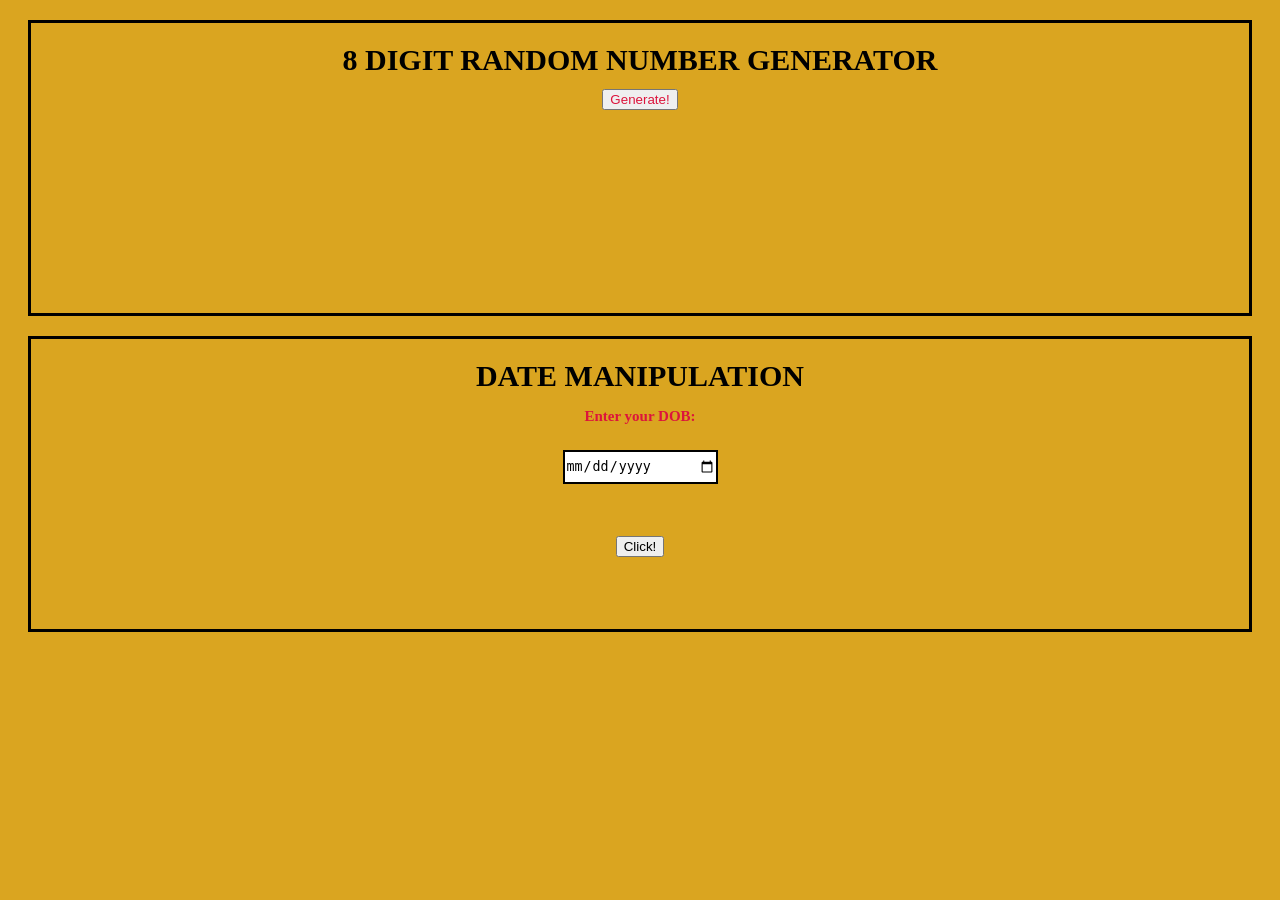
<file: Assignment 12/index.html>
<!DOCTYPE html>
<html lang="en">
<head>
    <meta charset="UTF-8">
    <meta name="viewport" content="width=device-width, initial-scale=1.0">
    <title>DOM Task

    </title>
    
    <link rel="stylesheet" href="styles.css">
</head>
<body>
    <script src="script.js"></script>
</body>
</html>
</file>
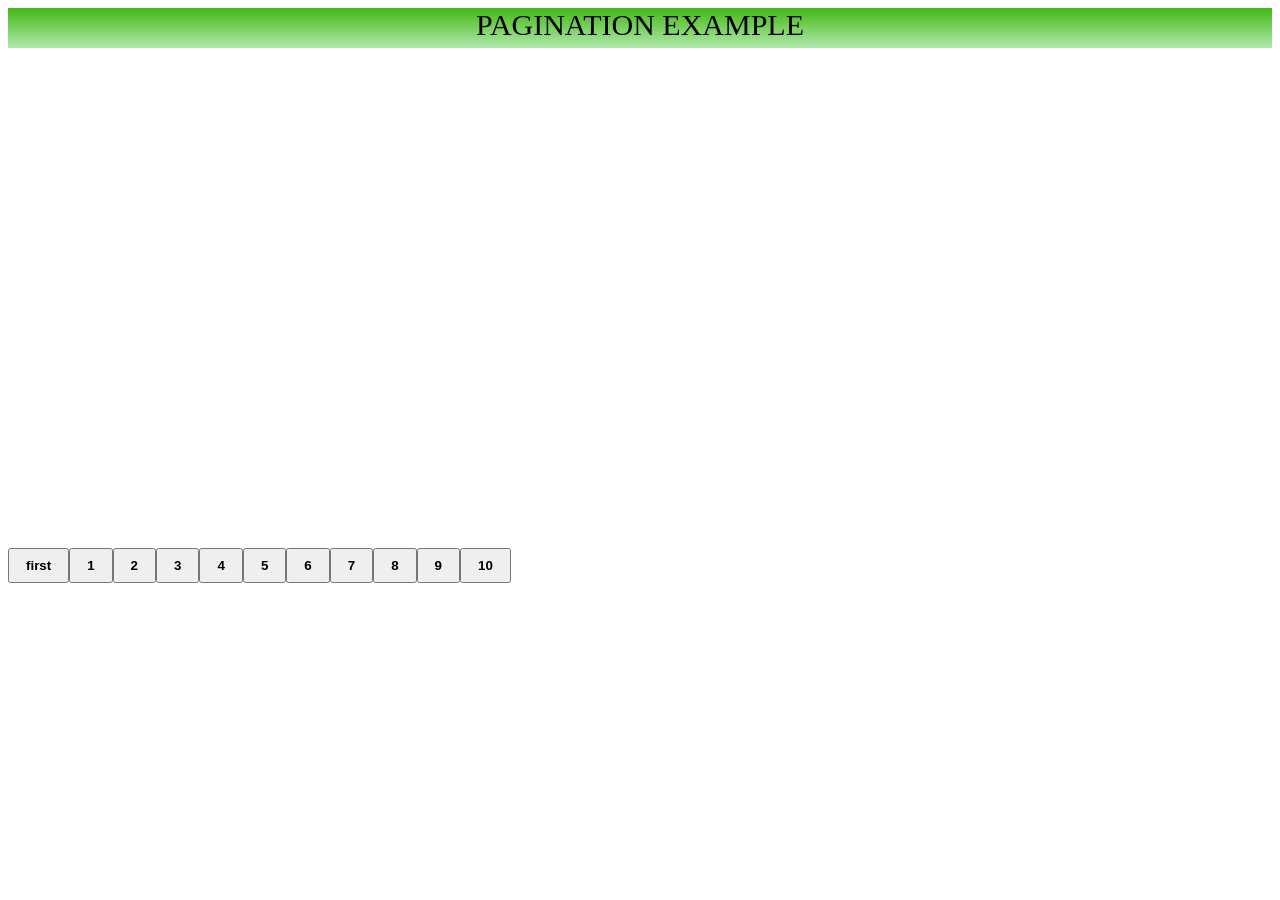
<file: Assignment 14_pagination/index.html>
<!DOCTYPE html>
<html lang="en">
<head>
    <meta charset="UTF-8">
    <meta name="viewport" content="width=device-width, initial-scale=1.0">
    <title>Pagination Example</title>
    <link rel="stylesheet" href="styles.css">
</head>
<body>
    
   
    <script src="script.js"></script>
</body>
</html>
</file>
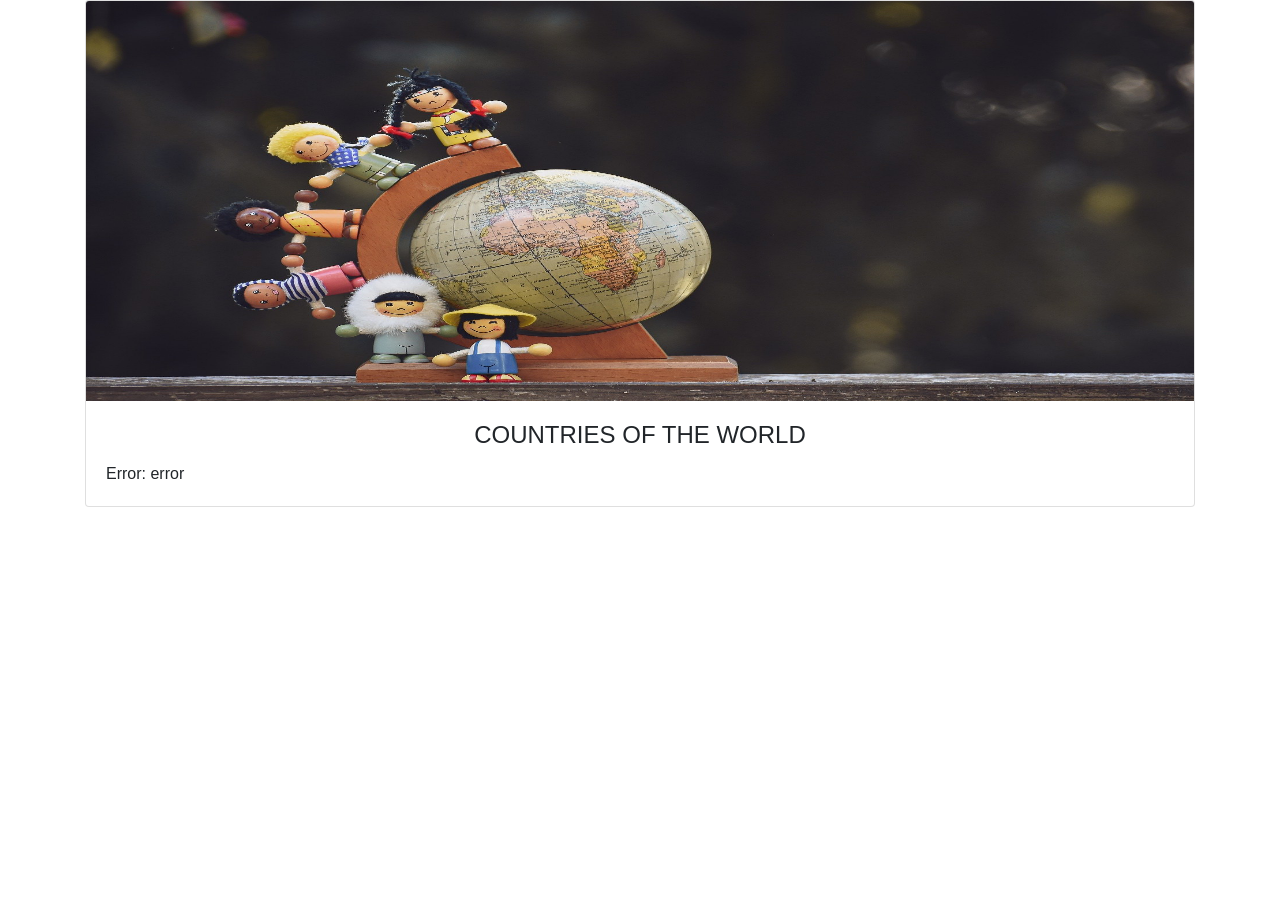
<file: Assignment-16_restCountries_api_promise_/index.html>
<!DOCTYPE html>
<html lang="en">
<head>
    <meta charset="UTF-8">
    <meta name="viewport" content="width=device-width, initial-scale=1.0">
    <title>Api and promise</title>
    <link rel="stylesheet" href="https://stackpath.bootstrapcdn.com/bootstrap/4.5.2/css/bootstrap.min.css" integrity="sha384-JcKb8q3iqJ61gNV9KGb8thSsNjpSL0n8PARn9HuZOnIxN0hoP+VmmDGMN5t9UJ0Z" crossorigin="anonymous">
    <link rel="stylesheet" href="style.css">
    <link rel="shortcut icon" href="#">
</head>
<body>
    <script src="script.js"></script>
    <script src="https://code.jquery.com/jquery-3.5.1.slim.min.js" integrity="sha384-DfXdz2htPH0lsSSs5nCTpuj/zy4C+OGpamoFVy38MVBnE+IbbVYUew+OrCXaRkfj" crossorigin="anonymous"></script>
<script src="https://cdn.jsdelivr.net/npm/popper.js@1.16.1/dist/umd/popper.min.js" integrity="sha384-9/reFTGAW83EW2RDu2S0VKaIzap3H66lZH81PoYlFhbGU+6BZp6G7niu735Sk7lN" crossorigin="anonymous"></script>
<script src="https://stackpath.bootstrapcdn.com/bootstrap/4.5.2/js/bootstrap.min.js" integrity="sha384-B4gt1jrGC7Jh4AgTPSdUtOBvfO8shuf57BaghqFfPlYxofvL8/KUEfYiJOMMV+rV" crossorigin="anonymous"></script>
</body>
</html>
</file>
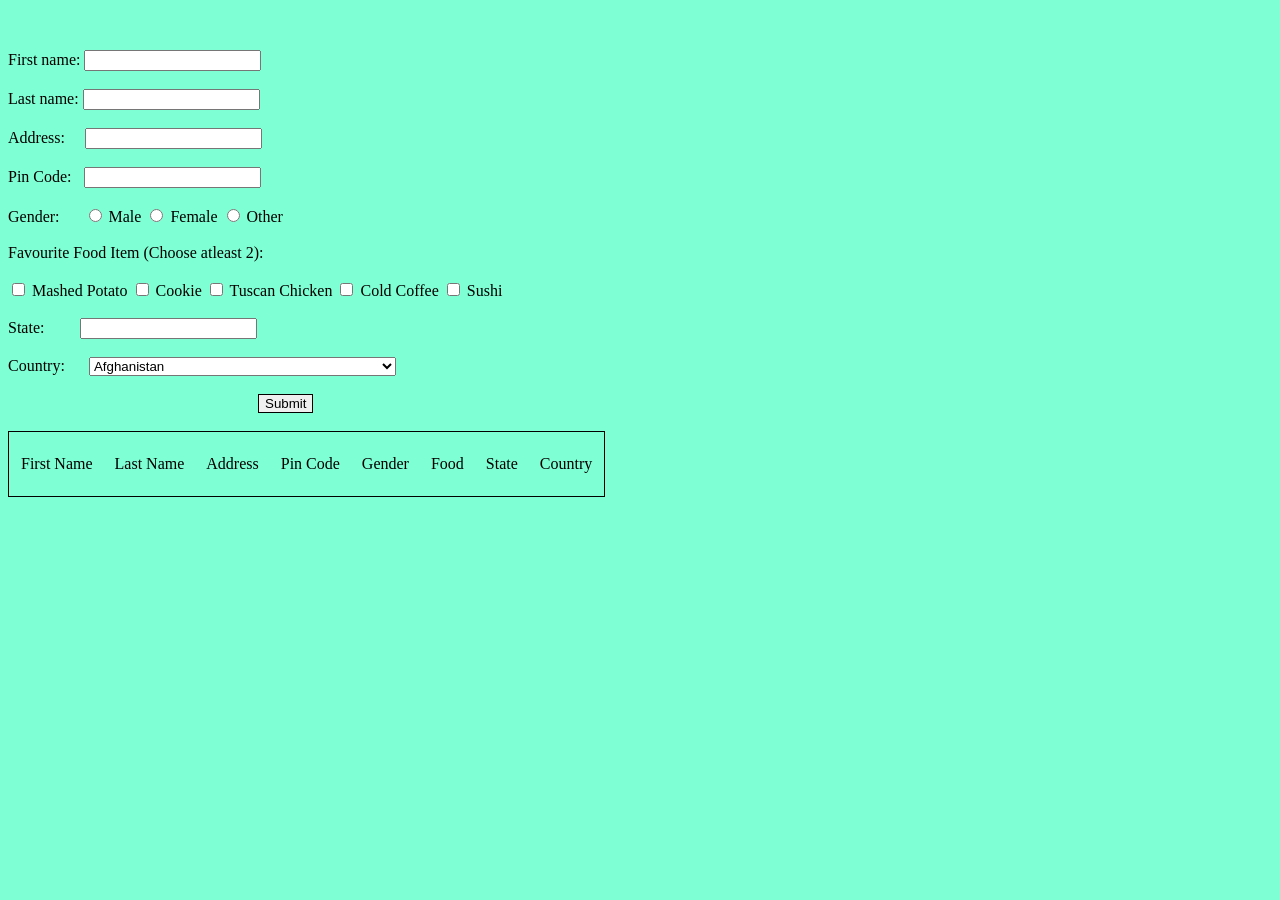
<file: assignment_13/index.html>
<!DOCTYPE html>
<html lang="en">
<head>
    <meta charset="UTF-8">
    <meta name="viewport" content="width=device-width, initial-scale=1.0">
    <title>Form</title>
    <link rel="stylesheet" href="styles.css">
</head>
<body>
    <form id="form1" method="POST" onsubmit="return false;">
        <label for="fname">First name:</label>
        <input type="text" id="fname" name="fname"><br><br>
        
      
        <label for="lname">Last name:</label>
        <input type="text" id="lname" name="lname"> <br><br>
        
        <label for="address">Address: &nbsp; &nbsp;</label>
        <input type="text" id="address" name="address"> <br><br>
       

        <label for="pin">Pin Code: &nbsp;</label>
        <input type="text" id="pin" name="pin"> <br><br>

        <label for="gender" onclick="getGender()">Gender:</label> &nbsp;&nbsp;&nbsp;&nbsp;
       
        <input type="radio" id="male" name="gender" value="male">
        <label for="male">Male</label>
        <input type="radio" id="female" name="gender" value="female">
        <label for="female">Female</label>
        <input type="radio" id="other" name="gender" value="other">
        <label for="other">Other</label> <br><br>

        <label for=" favfood" onclick="getFood()"> Favourite Food Item (Choose atleast 2): </label><br><br>
        
        <input type="checkbox" id="food1" name="favfood" value="Mashed Potato">
        <label for="Mashed Potato">Mashed Potato</label>
        <input type="checkbox" id="food2" name="favfood" value="Cookie">
        <label for="Cookie">Cookie</label>
        <input type="checkbox" id="food3" name="favfood" value="Tuscan Chicken">
        <label for="Tuscan Chicken">Tuscan Chicken</label>
        <input type="checkbox" id="food4" name="favfood" value="Cold Coffee">
        <label for="Cold Coffee">Cold Coffee</label>
        <input type="checkbox" id="food5" name="favfood" value="Sushi">
        <label for="Sushi">Sushi</label> 

        <br><br>
         
        <label for="state">State: &nbsp;&nbsp;&nbsp;&nbsp;&nbsp;&nbsp;&nbsp;</label>
        <input type="text" name="state" id="state"> <br><br>

         
        <label for="country">Country: &nbsp;&nbsp;&nbsp;&nbsp;</label>
        <select id="country" name="country" class="form-control">
            <option value="Afghanistan">Afghanistan</option>
            <option value="Åland Islands">Åland Islands</option>
            <option value="Albania">Albania</option>
            <option value="Algeria">Algeria</option>
            <option value="American Samoa">American Samoa</option>
            <option value="Andorra">Andorra</option>
            <option value="Angola">Angola</option>
            <option value="Anguilla">Anguilla</option>
            <option value="Antarctica">Antarctica</option>
            <option value="Antigua and Barbuda">Antigua and Barbuda</option>
            <option value="Argentina">Argentina</option>
            <option value="Armenia">Armenia</option>
            <option value="Aruba">Aruba</option>
            <option value="Australia">Australia</option>
            <option value="Austria">Austria</option>
            <option value="Azerbaijan">Azerbaijan</option>
            <option value="Bahamas">Bahamas</option>
            <option value="Bahrain">Bahrain</option>
            <option value="Bangladesh">Bangladesh</option>
            <option value="Barbados">Barbados</option>
            <option value="Belarus">Belarus</option>
            <option value="Belgium">Belgium</option>
            <option value="Belize">Belize</option>
            <option value="Benin">Benin</option>
            <option value="Bermuda">Bermuda</option>
            <option value="Bhutan">Bhutan</option>
            <option value="Bolivia">Bolivia</option>
            <option value="Bosnia and Herzegovina">Bosnia and Herzegovina</option>
            <option value="Botswana">Botswana</option>
            <option value="Bouvet Island">Bouvet Island</option>
            <option value="Brazil">Brazil</option>
            <option value="British Indian Ocean Territory">British Indian Ocean Territory</option>
            <option value="Brunei Darussalam">Brunei Darussalam</option>
            <option value="Bulgaria">Bulgaria</option>
            <option value="Burkina Faso">Burkina Faso</option>
            <option value="Burundi">Burundi</option>
            <option value="Cambodia">Cambodia</option>
            <option value="Cameroon">Cameroon</option>
            <option value="Canada">Canada</option>
            <option value="Cape Verde">Cape Verde</option>
            <option value="Cayman Islands">Cayman Islands</option>
            <option value="Central African Republic">Central African Republic</option>
            <option value="Chad">Chad</option>
            <option value="Chile">Chile</option>
            <option value="China">China</option>
            <option value="Christmas Island">Christmas Island</option>
            <option value="Cocos (Keeling) Islands">Cocos (Keeling) Islands</option>
            <option value="Colombia">Colombia</option>
            <option value="Comoros">Comoros</option>
            <option value="Congo">Congo</option>
            <option value="Congo, The Democratic Republic of The">Congo, The Democratic Republic of The</option>
            <option value="Cook Islands">Cook Islands</option>
            <option value="Costa Rica">Costa Rica</option>
            <option value="Cote D'ivoire">Cote D'ivoire</option>
            <option value="Croatia">Croatia</option>
            <option value="Cuba">Cuba</option>
            <option value="Cyprus">Cyprus</option>
            <option value="Czech Republic">Czech Republic</option>
            <option value="Denmark">Denmark</option>
            <option value="Djibouti">Djibouti</option>
            <option value="Dominica">Dominica</option>
            <option value="Dominican Republic">Dominican Republic</option>
            <option value="Ecuador">Ecuador</option>
            <option value="Egypt">Egypt</option>
            <option value="El Salvador">El Salvador</option>
            <option value="Equatorial Guinea">Equatorial Guinea</option>
            <option value="Eritrea">Eritrea</option>
            <option value="Estonia">Estonia</option>
            <option value="Ethiopia">Ethiopia</option>
            <option value="Falkland Islands (Malvinas)">Falkland Islands (Malvinas)</option>
            <option value="Faroe Islands">Faroe Islands</option>
            <option value="Fiji">Fiji</option>
            <option value="Finland">Finland</option>
            <option value="France">France</option>
            <option value="French Guiana">French Guiana</option>
            <option value="French Polynesia">French Polynesia</option>
            <option value="French Southern Territories">French Southern Territories</option>
            <option value="Gabon">Gabon</option>
            <option value="Gambia">Gambia</option>
            <option value="Georgia">Georgia</option>
            <option value="Germany">Germany</option>
            <option value="Ghana">Ghana</option>
            <option value="Gibraltar">Gibraltar</option>
            <option value="Greece">Greece</option>
            <option value="Greenland">Greenland</option>
            <option value="Grenada">Grenada</option>
            <option value="Guadeloupe">Guadeloupe</option>
            <option value="Guam">Guam</option>
            <option value="Guatemala">Guatemala</option>
            <option value="Guernsey">Guernsey</option>
            <option value="Guinea">Guinea</option>
            <option value="Guinea-bissau">Guinea-bissau</option>
            <option value="Guyana">Guyana</option>
            <option value="Haiti">Haiti</option>
            <option value="Heard Island and Mcdonald Islands">Heard Island and Mcdonald Islands</option>
            <option value="Holy See (Vatican City State)">Holy See (Vatican City State)</option>
            <option value="Honduras">Honduras</option>
            <option value="Hong Kong">Hong Kong</option>
            <option value="Hungary">Hungary</option>
            <option value="Iceland">Iceland</option>
            <option value="India">India</option>
            <option value="Indonesia">Indonesia</option>
            <option value="Iran, Islamic Republic of">Iran, Islamic Republic of</option>
            <option value="Iraq">Iraq</option>
            <option value="Ireland">Ireland</option>
            <option value="Isle of Man">Isle of Man</option>
            <option value="Israel">Israel</option>
            <option value="Italy">Italy</option>
            <option value="Jamaica">Jamaica</option>
            <option value="Japan">Japan</option>
            <option value="Jersey">Jersey</option>
            <option value="Jordan">Jordan</option>
            <option value="Kazakhstan">Kazakhstan</option>
            <option value="Kenya">Kenya</option>
            <option value="Kiribati">Kiribati</option>
            <option value="Korea, Democratic People's Republic of">Korea, Democratic People's Republic of</option>
            <option value="Korea, Republic of">Korea, Republic of</option>
            <option value="Kuwait">Kuwait</option>
            <option value="Kyrgyzstan">Kyrgyzstan</option>
            <option value="Lao People's Democratic Republic">Lao People's Democratic Republic</option>
            <option value="Latvia">Latvia</option>
            <option value="Lebanon">Lebanon</option>
            <option value="Lesotho">Lesotho</option>
            <option value="Liberia">Liberia</option>
            <option value="Libyan Arab Jamahiriya">Libyan Arab Jamahiriya</option>
            <option value="Liechtenstein">Liechtenstein</option>
            <option value="Lithuania">Lithuania</option>
            <option value="Luxembourg">Luxembourg</option>
            <option value="Macao">Macao</option>
            <option value="Macedonia, The Former Yugoslav Republic of">Macedonia, The Former Yugoslav Republic of</option>
            <option value="Madagascar">Madagascar</option>
            <option value="Malawi">Malawi</option>
            <option value="Malaysia">Malaysia</option>
            <option value="Maldives">Maldives</option>
            <option value="Mali">Mali</option>
            <option value="Malta">Malta</option>
            <option value="Marshall Islands">Marshall Islands</option>
            <option value="Martinique">Martinique</option>
            <option value="Mauritania">Mauritania</option>
            <option value="Mauritius">Mauritius</option>
            <option value="Mayotte">Mayotte</option>
            <option value="Mexico">Mexico</option>
            <option value="Micronesia, Federated States of">Micronesia, Federated States of</option>
            <option value="Moldova, Republic of">Moldova, Republic of</option>
            <option value="Monaco">Monaco</option>
            <option value="Mongolia">Mongolia</option>
            <option value="Montenegro">Montenegro</option>
            <option value="Montserrat">Montserrat</option>
            <option value="Morocco">Morocco</option>
            <option value="Mozambique">Mozambique</option>
            <option value="Myanmar">Myanmar</option>
            <option value="Namibia">Namibia</option>
            <option value="Nauru">Nauru</option>
            <option value="Nepal">Nepal</option>
            <option value="Netherlands">Netherlands</option>
            <option value="Netherlands Antilles">Netherlands Antilles</option>
            <option value="New Caledonia">New Caledonia</option>
            <option value="New Zealand">New Zealand</option>
            <option value="Nicaragua">Nicaragua</option>
            <option value="Niger">Niger</option>
            <option value="Nigeria">Nigeria</option>
            <option value="Niue">Niue</option>
            <option value="Norfolk Island">Norfolk Island</option>
            <option value="Northern Mariana Islands">Northern Mariana Islands</option>
            <option value="Norway">Norway</option>
            <option value="Oman">Oman</option>
            <option value="Pakistan">Pakistan</option>
            <option value="Palau">Palau</option>
            <option value="Palestinian Territory, Occupied">Palestinian Territory, Occupied</option>
            <option value="Panama">Panama</option>
            <option value="Papua New Guinea">Papua New Guinea</option>
            <option value="Paraguay">Paraguay</option>
            <option value="Peru">Peru</option>
            <option value="Philippines">Philippines</option>
            <option value="Pitcairn">Pitcairn</option>
            <option value="Poland">Poland</option>
            <option value="Portugal">Portugal</option>
            <option value="Puerto Rico">Puerto Rico</option>
            <option value="Qatar">Qatar</option>
            <option value="Reunion">Reunion</option>
            <option value="Romania">Romania</option>
            <option value="Russian Federation">Russian Federation</option>
            <option value="Rwanda">Rwanda</option>
            <option value="Saint Helena">Saint Helena</option>
            <option value="Saint Kitts and Nevis">Saint Kitts and Nevis</option>
            <option value="Saint Lucia">Saint Lucia</option>
            <option value="Saint Pierre and Miquelon">Saint Pierre and Miquelon</option>
            <option value="Saint Vincent and The Grenadines">Saint Vincent and The Grenadines</option>
            <option value="Samoa">Samoa</option>
            <option value="San Marino">San Marino</option>
            <option value="Sao Tome and Principe">Sao Tome and Principe</option>
            <option value="Saudi Arabia">Saudi Arabia</option>
            <option value="Senegal">Senegal</option>
            <option value="Serbia">Serbia</option>
            <option value="Seychelles">Seychelles</option>
            <option value="Sierra Leone">Sierra Leone</option>
            <option value="Singapore">Singapore</option>
            <option value="Slovakia">Slovakia</option>
            <option value="Slovenia">Slovenia</option>
            <option value="Solomon Islands">Solomon Islands</option>
            <option value="Somalia">Somalia</option>
            <option value="South Africa">South Africa</option>
            <option value="South Georgia and The South Sandwich Islands">South Georgia and The South Sandwich Islands</option>
            <option value="Spain">Spain</option>
            <option value="Sri Lanka">Sri Lanka</option>
            <option value="Sudan">Sudan</option>
            <option value="Suriname">Suriname</option>
            <option value="Svalbard and Jan Mayen">Svalbard and Jan Mayen</option>
            <option value="Swaziland">Swaziland</option>
            <option value="Sweden">Sweden</option>
            <option value="Switzerland">Switzerland</option>
            <option value="Syrian Arab Republic">Syrian Arab Republic</option>
            <option value="Taiwan, Province of China">Taiwan, Province of China</option>
            <option value="Tajikistan">Tajikistan</option>
            <option value="Tanzania, United Republic of">Tanzania, United Republic of</option>
            <option value="Thailand">Thailand</option>
            <option value="Timor-leste">Timor-leste</option>
            <option value="Togo">Togo</option>
            <option value="Tokelau">Tokelau</option>
            <option value="Tonga">Tonga</option>
            <option value="Trinidad and Tobago">Trinidad and Tobago</option>
            <option value="Tunisia">Tunisia</option>
            <option value="Turkey">Turkey</option>
            <option value="Turkmenistan">Turkmenistan</option>
            <option value="Turks and Caicos Islands">Turks and Caicos Islands</option>
            <option value="Tuvalu">Tuvalu</option>
            <option value="Uganda">Uganda</option>
            <option value="Ukraine">Ukraine</option>
            <option value="United Arab Emirates">United Arab Emirates</option>
            <option value="United Kingdom">United Kingdom</option>
            <option value="United States">United States</option>
            <option value="United States Minor Outlying Islands">United States Minor Outlying Islands</option>
            <option value="Uruguay">Uruguay</option>
            <option value="Uzbekistan">Uzbekistan</option>
            <option value="Vanuatu">Vanuatu</option>
            <option value="Venezuela">Venezuela</option>
            <option value="Viet Nam">Viet Nam</option>
            <option value="Virgin Islands, British">Virgin Islands, British</option>
            <option value="Virgin Islands, U.S.">Virgin Islands, U.S.</option>
            <option value="Wallis and Futuna">Wallis and Futuna</option>
            <option value="Western Sahara">Western Sahara</option>
            <option value="Yemen">Yemen</option>
            <option value="Zambia">Zambia</option>
            <option value="Zimbabwe">Zimbabwe</option>
        </select>

    <br>
    <br>  

       


    <input type="submit" name="submit" id="sfun" value="Submit" > <br><br>

    </form>

    <script src="script.js"></script>
</body>
</html>
</file>
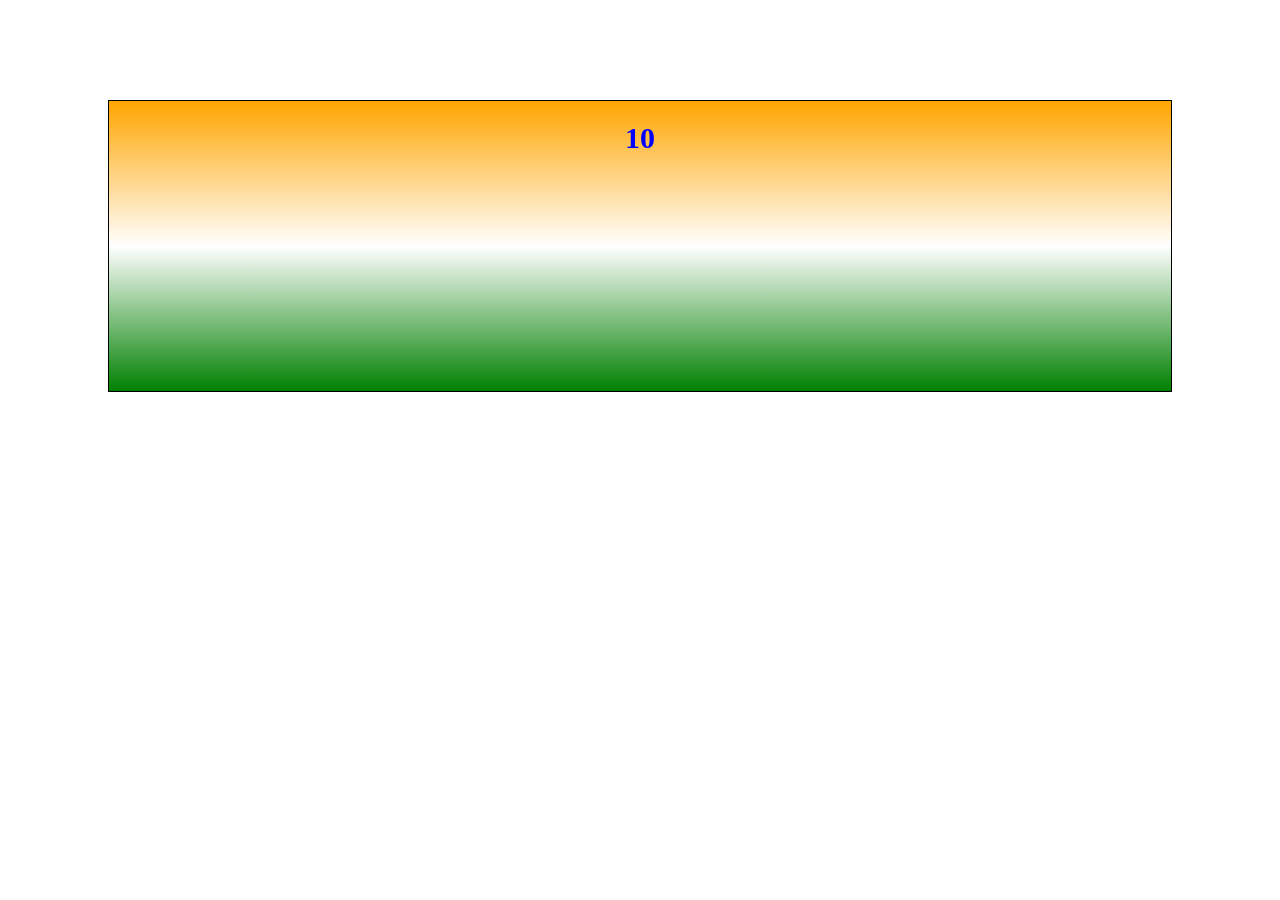
<file: callback hell timer/index.html>
<!DOCTYPE html>
<html lang="en">
<head>
    <meta charset="UTF-8">
    <meta name="viewport" content="width=device-width, initial-scale=1.0">
    <title>Timer with callback hell</title>
    <link rel="stylesheet" href="style.css">
</head>
<body>
    <script src="script.js"></script>
</body>
</html>
</file>
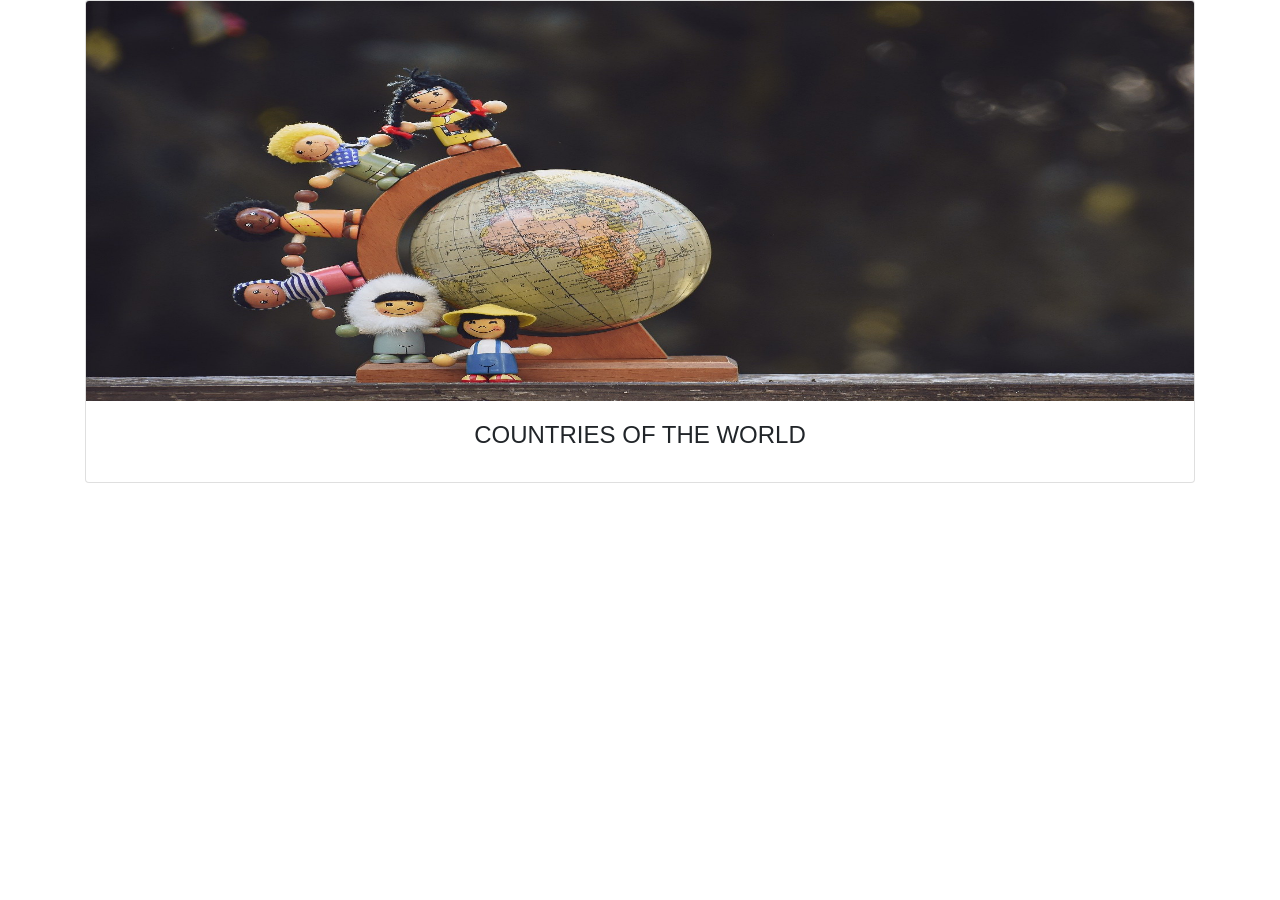
<file: fetch_restcountries_weather api/index.html>
<!DOCTYPE html>
<html lang="en">
<head>
    <meta charset="UTF-8">
    <meta name="viewport" content="width=device-width, initial-scale=1.0">
    <title>RestCountries and OpenWeather fetch
    </title>
    <link rel="stylesheet" href="https://stackpath.bootstrapcdn.com/bootstrap/4.5.2/css/bootstrap.min.css" integrity="sha384-JcKb8q3iqJ61gNV9KGb8thSsNjpSL0n8PARn9HuZOnIxN0hoP+VmmDGMN5t9UJ0Z" crossorigin="anonymous">
    <link rel="stylesheet" href="style.css">
    <link rel="shortcut icon" href="#">
</head>
<body>
    <script src="script.js"></script>
    <script src="https://code.jquery.com/jquery-3.5.1.slim.min.js" integrity="sha384-DfXdz2htPH0lsSSs5nCTpuj/zy4C+OGpamoFVy38MVBnE+IbbVYUew+OrCXaRkfj" crossorigin="anonymous"></script>
<script src="https://cdn.jsdelivr.net/npm/popper.js@1.16.1/dist/umd/popper.min.js" integrity="sha384-9/reFTGAW83EW2RDu2S0VKaIzap3H66lZH81PoYlFhbGU+6BZp6G7niu735Sk7lN" crossorigin="anonymous"></script>
<script src="https://stackpath.bootstrapcdn.com/bootstrap/4.5.2/js/bootstrap.min.js" integrity="sha384-B4gt1jrGC7Jh4AgTPSdUtOBvfO8shuf57BaghqFfPlYxofvL8/KUEfYiJOMMV+rV" crossorigin="anonymous"></script>
</body>
</html>
</file>
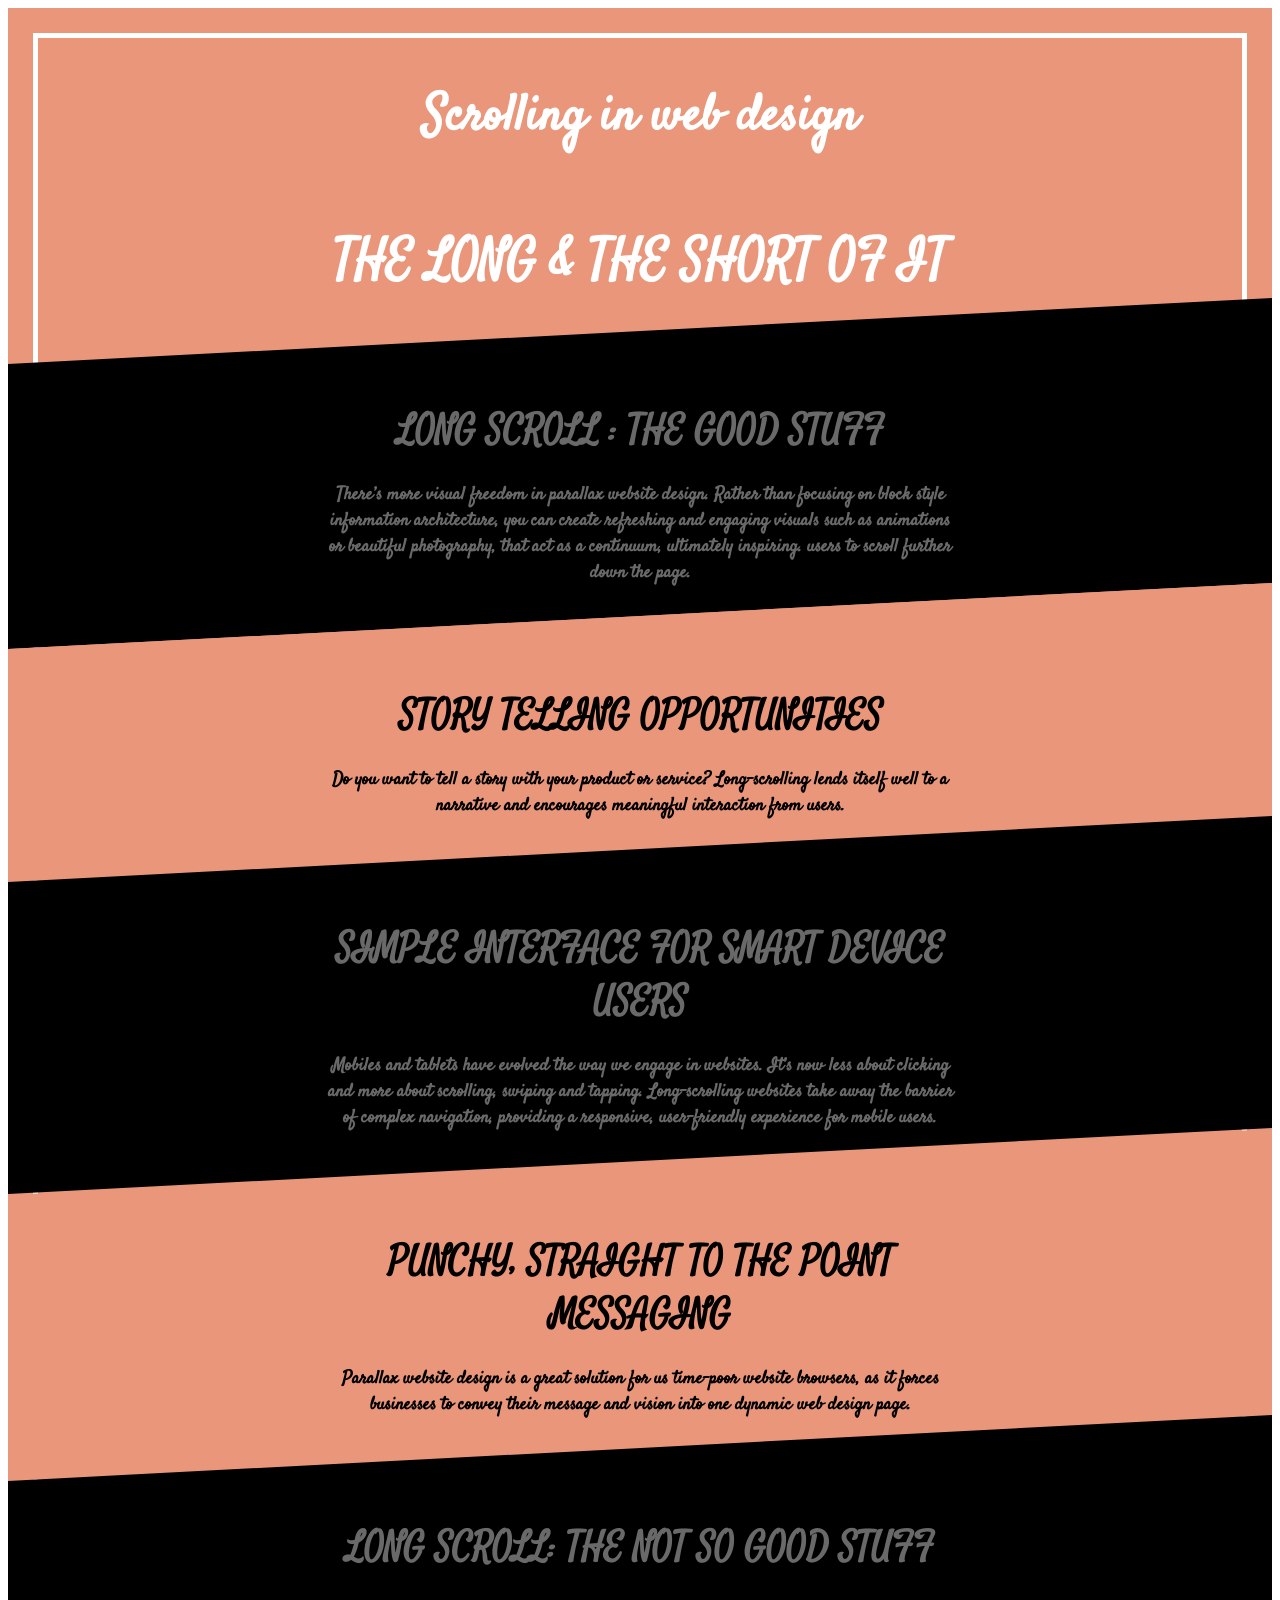
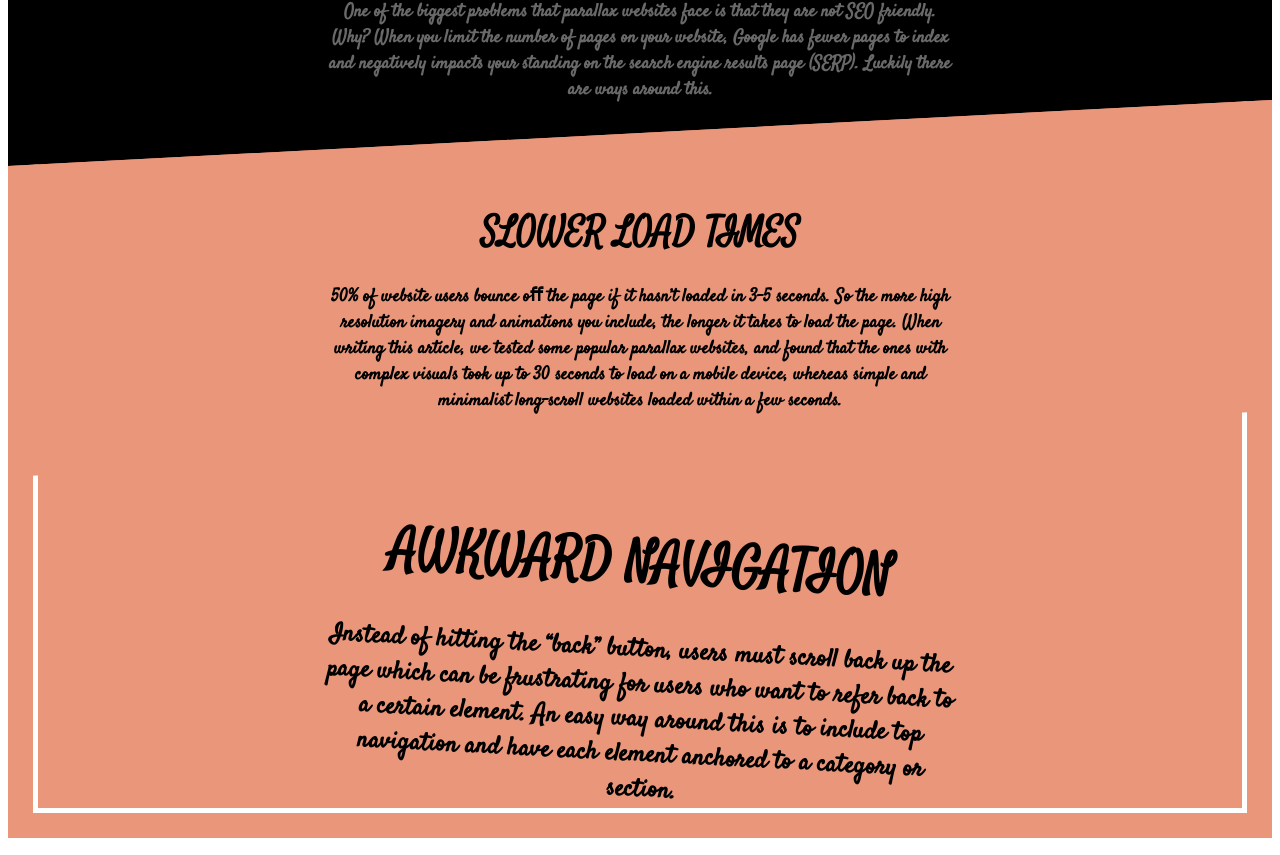
<file: Assignment 8.html>
<!DOCTYPE html>
<html lang="en">
<head>
    <meta charset="UTF-8">
    <meta name="viewport" content="width=device-width, initial-scale=1.0">
    <title>DesignSlanted</title>
    <link href='https://fonts.googleapis.com/css?family=Satisfy' rel='stylesheet'>
    <style>
        body {
    font-family: 'Satisfy';font-size: 25px;
    }
       .first {
    width: auto;
    background-color: darksalmon;
    box-sizing: border-box;
    outline: 5px solid white;
    outline-offset: -30px;
    }

          .topdiv {
    color: white;
    text-align: center;
    width: 50%;
    margin: auto;
    font-weight: bold;

    padding-top: 40px;
    }

    .bottom {
    padding-top: 50px;
    padding-bottom: 40px;
     }

     .part {
    transform: skewY(-3deg);
     }

     .section {
    margin: auto;
    width: 50%;
    text-align: center;
    padding-top: 50px;
    padding-bottom: 30px;
    transform: skewY(3deg);
    font-weight: bold;
    }

    .one {
    background-color: black;
    font-size: large;
    color: dimgray;
    background-blend-mode: overlay;
    }

    .two {
    background-color: darksalmon;
    font-size: large;
    background-blend-mode: color;
    font-weight: bold;
    }

    .three {
    font-size: large;
    background-color: black;
    color: dimgray;
    font-weight: bold;
    }

    .four {
    font-size: large;
    color: black;
    font-weight: bold;
    background-color: darksalmon;
    background-blend-mode: color;
    font-weight: bold;
    }

    .five {
    font-size: large;
    background-color: black;
    color: dimgray;
    font-weight: bold;
    }

    .six {
    font-size: large;
    font-weight: bold;
    background-color: darksalmon;
    background-blend-mode: color;
    }

    </style>
</head>
<body>
    <div class="first">
        <div class="topdiv">
            <h1>Scrolling in web design<br><br> THE LONG & THE SHORT OF IT</h1>

        </div>
        <div class="part one">
            <div class="section">
                <h1>LONG SCROLL : THE GOOD STUFF</h1>
                There’s more visual freedom in parallax website design. Rather than focusing on block style information architecture, you can create refreshing and engaging visuals such as animations or beautiful photography, that act as a continuum, ultimately inspiring. users to scroll further down the page.
            </div>
        </div>
        <div class="part two">
            <div class="section">
                <h1>STORY TELLING OPPORTUNITIES</h1>
                Do you want to tell a story with your product or service? Long-scrolling lends itself well to a narrative and encourages meaningful interaction from users. 
            </div>
        </div>
        <div class="part three">
            <div class="section">
                <h1>SIMPLE INTERFACE FOR SMART DEVICE USERS</h1>
                Mobiles and tablets have evolved the way we engage in websites. It’s now less about clicking and more about scrolling, swiping and tapping. Long-scrolling websites take away the barrier of complex navigation, providing a responsive, user-friendly experience for mobile users. 

            </div>
        </div>
        <div class="part four">
            <div class="section">
                <h1>PUNCHY, STRAIGHT TO THE POINT MESSAGING</h1>
                Parallax website design is a great solution for us time-poor website browsers, as it forces businesses to convey their message and vision into one dynamic web design page. 
            </div>
        </div>
        <div class="part five">
            <div class="section">
                <h1>LONG SCROLL: THE NOT SO GOOD STUFF</h1>
                One of the biggest problems that parallax websites face is that they are not SEO friendly. Why? When you limit the number of pages on your website, Google has fewer pages to index and negatively impacts your standing on the search engine results page (SERP). Luckily there are ways around this. 
            </div>
        </div>
        <div class="part six">
            <div class="section">
                <h1>SLOWER LOAD TIMES</h1>
                50% of website users bounce oﬀ the page if it hasn’t loaded in 3-5 seconds. So the more high resolution imagery and animations you include, the longer it takes to load the page. When writing this article, we tested some popular parallax websites, and found that the ones with complex visuals took up to 30 seconds to load on a mobile device, whereas simple and minimalist long-scroll websites loaded within a few seconds. 
            </div>
        </div>
        <div class="section">
            <h1>AWKWARD NAVIGATION</h1>
            Instead of hitting the “back” button, users must scroll back up the page which can be frustrating for users who want to refer back to a certain element. An easy way around this is to include top navigation and have each element anchored to a category or section. 
        </div>
    </div>
</body>
</html>
</file>
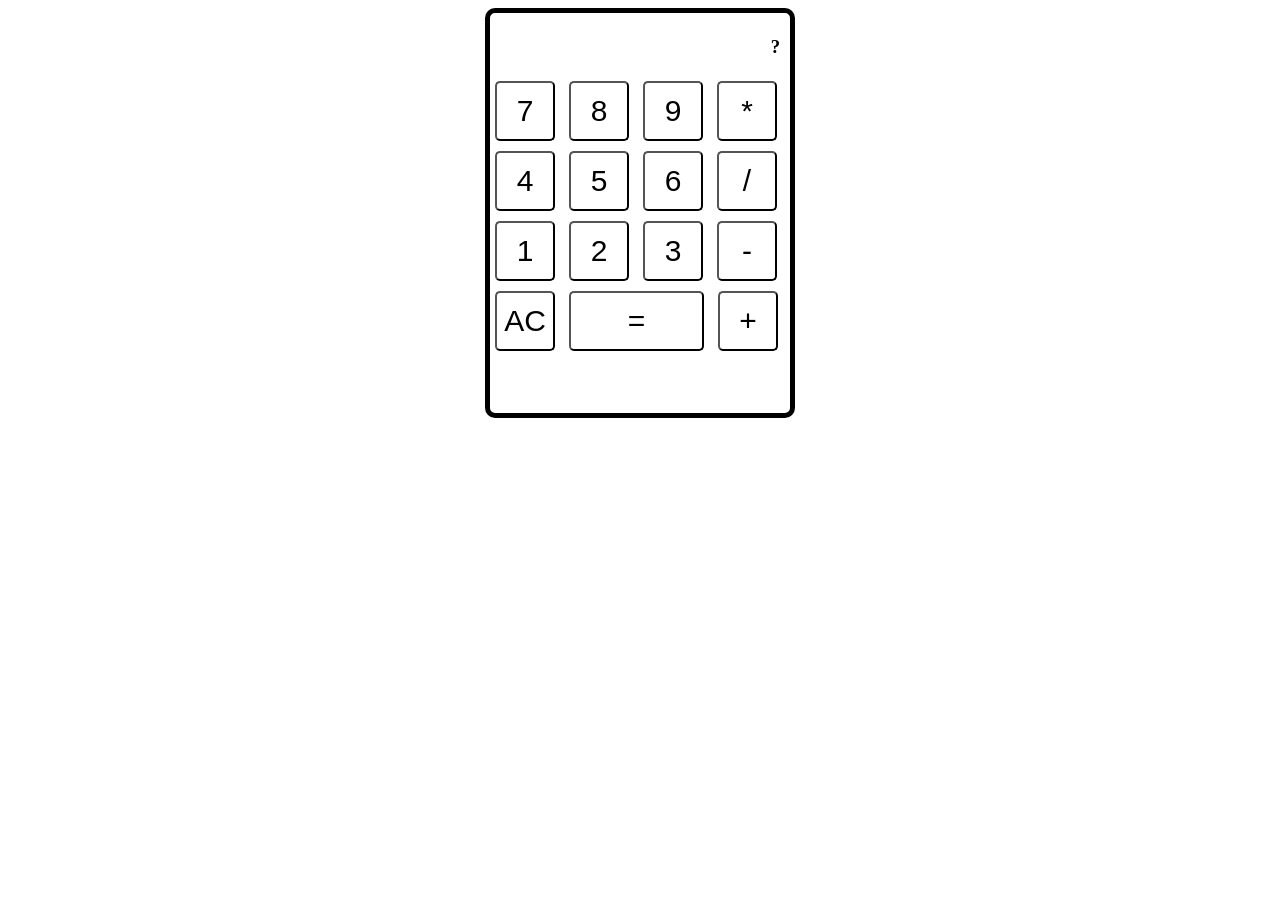
<file: ZenAssignment 11.html>
<!DOCTYPE html>
<html lang="en">
<head>
    <meta charset="UTF-8">
    <meta name="viewport" content="width=device-width, initial-scale=1.0">
     <style>
          #divc {
    	  width: 300px;
	      height: 400px;
	      margin: auto;
	      background-color: white;
	      border-radius: 10px;
	      border: 5px solid black;
         }

         h3 {
	     text-align: right;
         }

         .buttonNum {
	    width: 60px;
	    height: 60px;
	    font-size: 30px;
        }

         .operator {
	    width: 60px;
	    height: 60px;
	    font-size: 30px;
        }

        .equals {
	     width: 135px;
	     height: 60px;
	     font-size: 30px;
         }

        .buttonClear {
	    width: 60px;
	    height: 60px;
	    font-size: 30px;
        }

        #screen {
	    width: 100%;
	    padding-top: 4px;
	    background-color: white
        }

        button {
	    background-color: white;
	    margin: 5px;
	    border-radius: 5px;
        }

        .display {
	    margin-right: 10px
        }
     </style>
     <script>
         document.addEventListener("DOMContentLoaded", function() {
  console.log("dom is loaded");
  
  var num1 ;
  var num2 ;
  var op ; 
var turn1 =1;

 
  var buttonNum = document.getElementsByClassName("buttonNum");
  var display = document.getElementById('screen');
  var operator = document.getElementsByClassName('operator');

  var clr = document.getElementsByClassName('buttonClear');
  var eq = document.getElementsByClassName('equals');


  clr[0].addEventListener('click', function() {
    num1 = 0;
    num2 = 0;
    display.innerHTML = "";
turn1 = 1;
  });

  buttonNum[6].addEventListener("click", function(event) {
    event.stopPropagation();
    display.innerHTML = "1";
    if (turn1 === 1) {
      num1 = 1;
    } else {
      num2 = 1;
    }



  })

  buttonNum[7].addEventListener("click", function(event) {
    event.stopPropagation();
    display.innerHTML = "2";
    if (turn1 === 1) {
      num1 = 2;
    } else {
      num2 = 2;
    }



  })

  buttonNum[8].addEventListener("click", function(event) {
    event.stopPropagation();
    display.innerHTML = "3";
    if (turn1 === 1) {
      num1 = 3;
    } else {
      num2 = 3;
    }
  })

  buttonNum[3].addEventListener("click", function(event) {
    event.stopPropagation();
    display.innerHTML = "4";
    if (turn1 === 1) {
      num1 = 4;
    } else {
      num2 = 4;
    }
  })

  buttonNum[4].addEventListener("click", function(event) {
    event.stopPropagation();
    display.innerHTML = "5";
    if (turn1 === 1) {
      num1 = 5;
    } else {
      num2 = 5;
    }

  })

  buttonNum[5].addEventListener("click", function(event) {
    event.stopPropagation();
    display.innerHTML = "6";
    if (turn1 === 1) {
      num1 = 6;
    } else {
      num2 = 6;
    }

  })

  buttonNum[0].addEventListener("click", function(event) {
    event.stopPropagation();
    display.innerHTML = "7";
    if (turn1 === 1) {
      num1 = 7;
    } else {
      num2 = 7;
    }
  })

  buttonNum[1].addEventListener("click", function(event) {
    event.stopPropagation();
    display.innerHTML = "8";
    if (turn1 === 1) {
      num1 = 8;
    } else {
      num2 = 8;
    }
  })

  buttonNum[2].addEventListener("click", function(event) {
    event.stopPropagation();
    display.innerHTML = "9";
    if (turn1 === 1) {
      num1 = 9;
    } else {
      num2 = 9;
    }

  })

  if (turn1 === 1) {
    operator[0].addEventListener('click', function(event) {
      display.innerHTML = "*";
      op = 3;
      turn1 =2;

    });

    operator[1].addEventListener('click', function(event) {
      display.innerHTML = "/";
      op = 4;
      turn1 =2;

    });

    operator[2].addEventListener('click', function(event) {
      display.innerHTML = "-";
      op = 2;
      turn1 =2;

    });

    operator[3].addEventListener('click', function(event) {
      op = 1;
      turn1 =2;
      display.innerHTML = "+";

    });
    eq[0].addEventListener('click' , function(event){

    
    if(turn1 === 2)
        {
      var answ;
if(op==1)
{
  answ = num1 +num2;

}
if(op==2)
{
  answ = num1 -num2;

}
if(op==3)
{
  answ = num1 *num2;

}
if(op==4)
{
  answ = num1 /num2;

}


        display.innerHTML = (answ);


  turn1 =true;


num1=0;
num2=0;
}



});

}
});
     </script>
    <div id="divc">
        <div class="display">
            <h3 id="screen">?</h3>
        </div>
        <button class="buttonNum">7</button>
        <button class="buttonNum">8</button>
        <button class="buttonNum">9</button>
        <button class="operator">*</button>
        <button class="buttonNum">4</button>
        <button class="buttonNum">5</button>
        <button class="buttonNum">6</button>
        <button class="operator">/</button>
        <button class="buttonNum">1</button>
        <button class="buttonNum">2</button>
        <button class="buttonNum">3</button>
        <button class="operator">-</button>
        <button class="buttonClear">AC</button>
        <button class="equals">=</button>
        <button class="operator">+</button>
    </div>
</body>
</html>
</file>
<file: Assignment 12/styles.css>
body{
    background-color: goldenrod;
}
.box{
    margin: 20px;
    border: 3px solid black;
    padding: 20px;
    height: 250px;
}
.fp{
    font-size: 30px;
    text-align: center;
    font-weight: bold;
}


.fun{
    margin-top: 60px;
    font-size: 20px;
    color: crimson;
}

#box2{
    width: 150px;
    height: 30px;
    border: 2px solid black;
    margin:10px
}

.pars{
    font-size: 15px;
    font-weight: 700;
    color: crimson;
}
</file>
<file: Assignment 14_pagination/styles.css>
.head{
    font-size: 30px;
    text-align: center;
    font-weight: 500;
    color:black;
    background-image: linear-gradient(rgb(67, 184, 21), rgb(176, 233, 171));
    height: 40px;
}
.foot{
   
    height: 40px;
    
    margin-top: 500px;
}

.pagination {
  display: inline;
  font-weight: 900;
}
  
.pagination1 {
    color: black;
    float: left;
    padding: 8px 16px;
    
  }
</file>
<file: Assignment-16_restCountries_api_promise_/style.css>
.si {
   
    align-content: stretch;
    
    height: 400px;
}




.col{
    border: 0.5px solid blue;
}
</file>
<file: assignment_13/styles.css>
body{
    background-color: aquamarine;
    margin-top: 50px;
}
.tdiv{
    border: 1px solid black;
}
td{
    height: 40px;
    text-align: left;
    padding: 10px;
}

#sfun {
    margin-left: 250px;
    border: 1px solid black;
}
</file>
<file: callback hell timer/style.css>
.disp {
    
    margin: 100px;
    text-align: center;
    border: 1px solid black;
    padding: 20px;
    height: 250px;
    font-size: 30px;
    font-weight: 700;
    color: blue;
    background-image: linear-gradient(orange, white, green);
    
    
}
</file>
<file: fetch_restcountries_weather api/style.css>
.si {
   
    align-content: stretch;
    
    height: 400px;
}


.fun{
    
    text-align: center;
}

.fro{
    margin: 10px;
}
</file>
